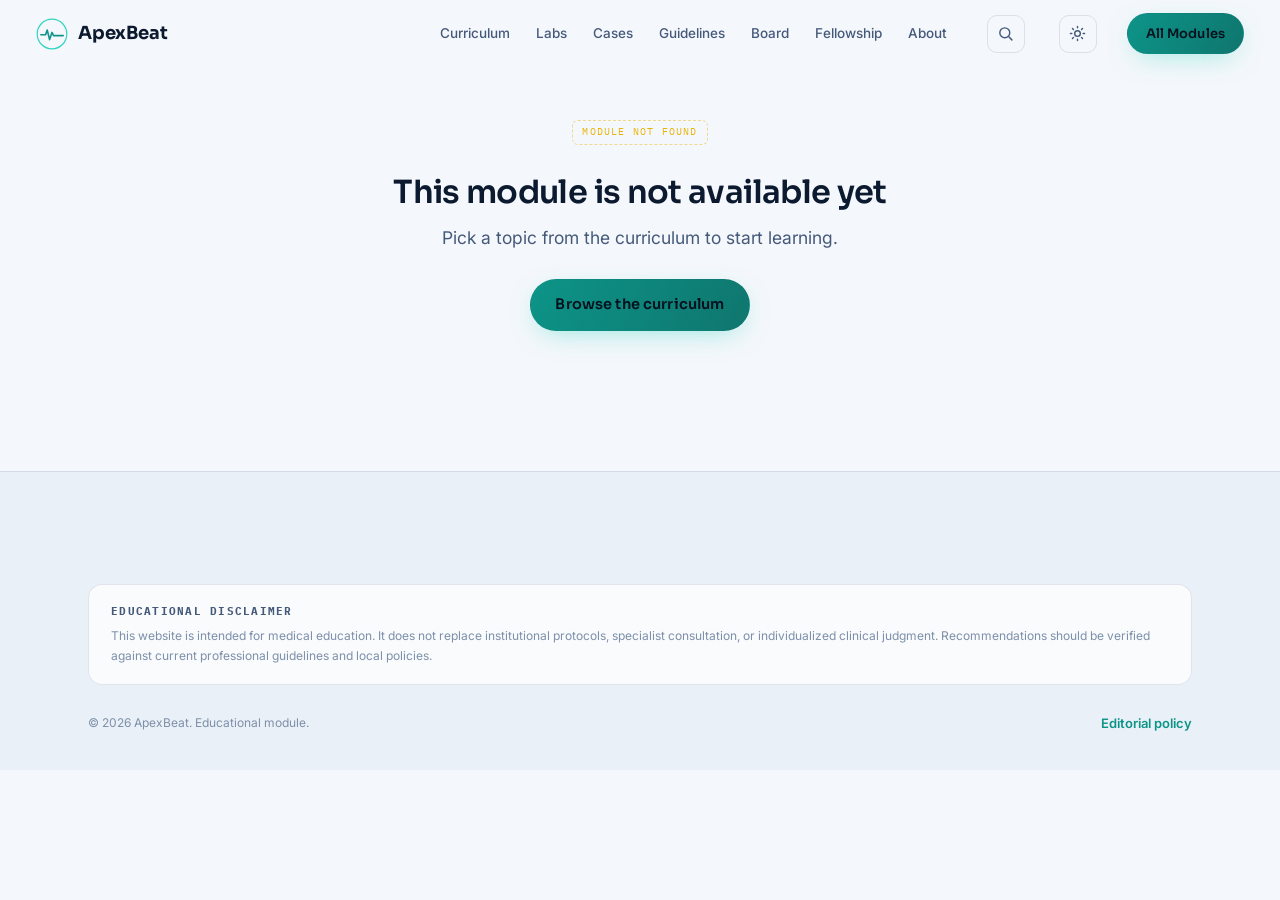
<file: modules/module.html>
<title>Module — {site}</title>
<meta charset="utf-8" />
<meta name="viewport" content="width=device-width, initial-scale=1" />
<meta name="description" content="A fellowship-level cardiology teaching module on ApexBeat. Educational sample content." />
<link rel="preconnect" href="https://fonts.googleapis.com" />
<link rel="preconnect" href="https://fonts.gstatic.com" crossorigin />
<link href="https://fonts.googleapis.com/css2?family=Sora:wght@400;500;600;700&family=Inter:wght@400;500;600&family=IBM+Plex+Mono:wght@400;500;600&display=swap" rel="stylesheet" />
<link rel="stylesheet" href="../css/main.css?v=18" />
<html lang="en" class="no-js" data-theme="light"></html>

<a href="#moduleRoot" class="skip-link">Skip to content</a>

<nav class="nav" aria-label="Primary">
  <div class="nav-inner">
    <a href="../index.html" class="logo" aria-label="ApexBeat home">
      <svg class="logo-mark" viewBox="0 0 40 40" fill="none" aria-hidden="true">
        <circle cx="20" cy="20" r="18.5" stroke="url(#lg)" stroke-width="1.5"/>
        <path d="M6 21h6l2-6 3 12 3-9 2 4h12" stroke="var(--teal)" stroke-width="2" stroke-linecap="round" stroke-linejoin="round"/>
        <defs><linearGradient id="lg" x1="0" y1="0" x2="40" y2="40"><stop stop-color="#2dd4bf"/><stop offset="1" stop-color="#7c9bff"/></linearGradient></defs>
      </svg>
      <span data-site-name>ApexBeat</span>
    </a>
    <div class="nav-links">
      <a href="../index.html#curriculum">Curriculum</a>
      <a href="../index.html#labs">Labs</a>
      <a href="../index.html#cases">Cases</a>
      <a href="../index.html#guidelines">Guidelines</a>
      <a href="../index.html#board">Board</a>
      <a href="../index.html#fellowship">Fellowship</a>
      <a href="../index.html#about">About</a>
    </div>
    <button class="icon-btn" data-theme-toggle aria-label="Toggle theme" title="Toggle theme" style="margin-left:14px">
      <svg viewBox="0 0 24 24" fill="none" stroke="currentColor" stroke-width="2" stroke-linecap="round"><circle cx="12" cy="12" r="4"/><path d="M12 2v2M12 20v2M4.9 4.9l1.4 1.4M17.7 17.7l1.4 1.4M2 12h2M20 12h2M4.9 19.1l1.4-1.4M17.7 6.3l1.4-1.4"/></svg>
    </button>
    <a href="../index.html#curriculum" class="btn btn-primary btn-sm nav-cta" style="margin-left:10px">All Modules</a>
    <button class="icon-btn nav-burger" aria-label="Open menu" aria-expanded="false">
      <svg viewBox="0 0 24 24" fill="none" stroke="currentColor" stroke-width="2" stroke-linecap="round"><path d="M4 7h16M4 12h16M4 17h16"/></svg>
    </button>
  </div>
</nav>
<div class="mobile-menu">
  <a href="../index.html#curriculum">Curriculum</a>
  <a href="../index.html#labs">Labs</a>
  <a href="../index.html#cases">Cases</a>
  <a href="../index.html#guidelines">Guidelines</a>
  <a href="../index.html#fellowship">Fellowship</a>
  <a href="../index.html#about">About</a>
</div>

<main id="moduleRoot"><!-- rendered by module-render.js --></main>

<footer>
  <div class="wrap">
    <div class="foot-disclaimer">
      <b>Educational disclaimer</b>
      This website is intended for medical education. It does not replace institutional protocols, specialist consultation, or individualized clinical judgment. Recommendations should be verified against current professional guidelines and local policies.
    </div>
    <div class="foot-base">
      <span>© <span data-site-year>2026</span> <span data-site-name>ApexBeat</span>. Educational module.</span>
      <a href="../pages/policies.html" class="topic-link">Editorial policy</a>
    </div>
  </div>
</footer>

<script src="../js/config.js?v=18"></script>
<script src="../js/modules-data.js?v=18"></script>
<script src="../js/module-render.js?v=18"></script>
<script src="../js/search.js?v=18"></script>
<script src="../js/app.js?v=18"></script>
</file>
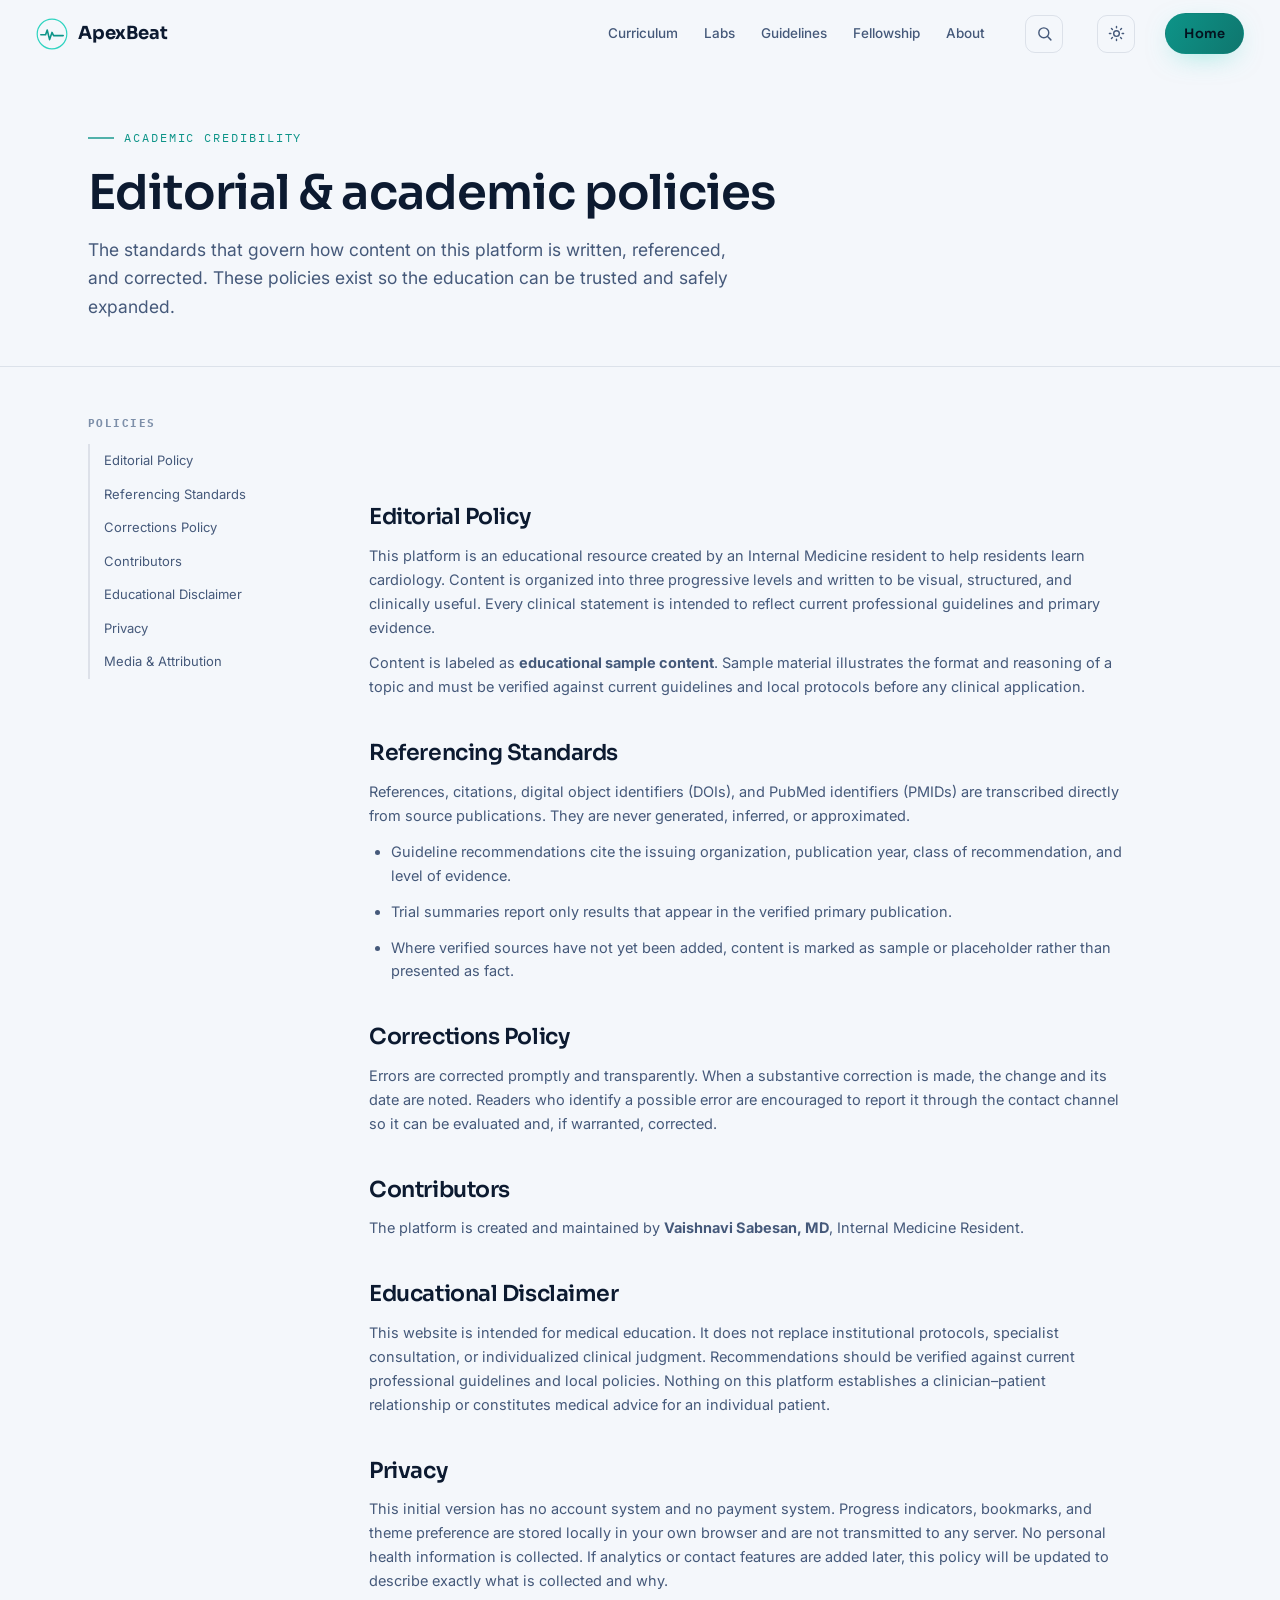
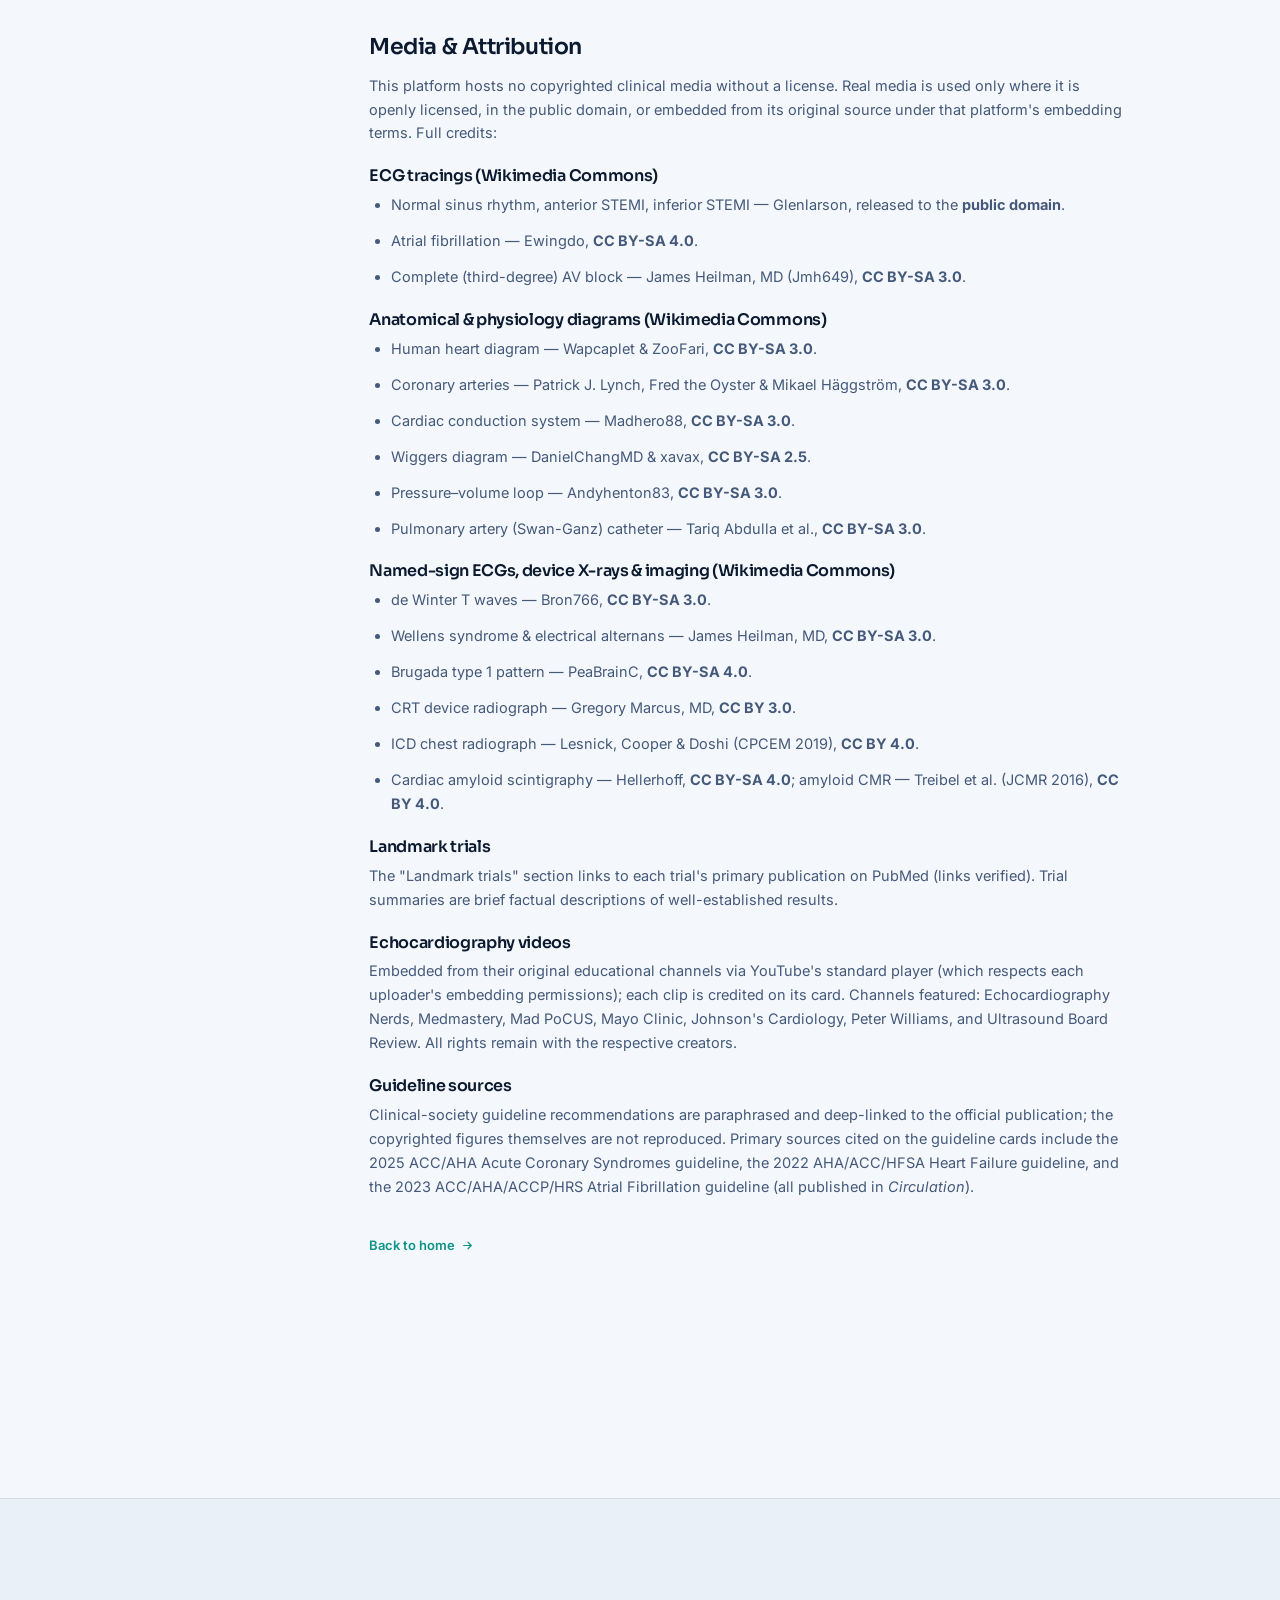
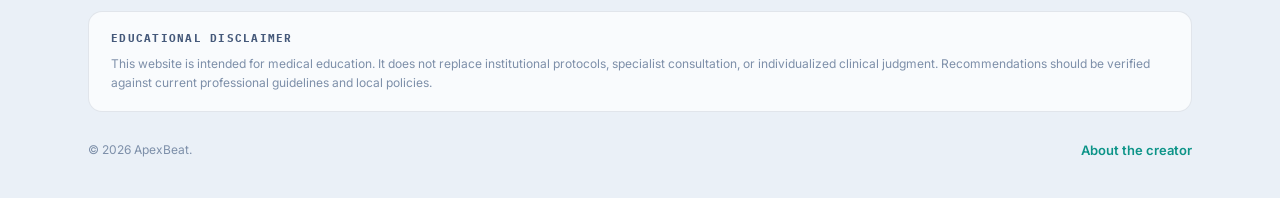
<file: pages/policies.html>
<title>Editorial &amp; Academic Policies — {site}</title>
<meta charset="utf-8" />
<meta name="viewport" content="width=device-width, initial-scale=1" />
<meta name="description" content="Editorial policy, referencing standards, corrections policy, contributors, educational disclaimer, and privacy for ApexBeat." />
<link rel="preconnect" href="https://fonts.googleapis.com" />
<link rel="preconnect" href="https://fonts.gstatic.com" crossorigin />
<link href="https://fonts.googleapis.com/css2?family=Sora:wght@400;500;600;700&family=Inter:wght@400;500;600&family=IBM+Plex+Mono:wght@400;500;600&display=swap" rel="stylesheet" />
<link rel="stylesheet" href="../css/main.css?v=18" />
<html lang="en" class="no-js" data-theme="light"></html>

<a href="#editorial" class="skip-link">Skip to content</a>

<nav class="nav" aria-label="Primary">
  <div class="nav-inner">
    <a href="../index.html" class="logo" aria-label="ApexBeat home">
      <svg class="logo-mark" viewBox="0 0 40 40" fill="none" aria-hidden="true">
        <circle cx="20" cy="20" r="18.5" stroke="url(#lg)" stroke-width="1.5"/>
        <path d="M6 21h6l2-6 3 12 3-9 2 4h12" stroke="var(--teal)" stroke-width="2" stroke-linecap="round" stroke-linejoin="round"/>
        <defs><linearGradient id="lg" x1="0" y1="0" x2="40" y2="40"><stop stop-color="#2dd4bf"/><stop offset="1" stop-color="#7c9bff"/></linearGradient></defs>
      </svg>
      <span data-site-name>ApexBeat</span>
    </a>
    <div class="nav-links">
      <a href="../index.html#curriculum">Curriculum</a>
      <a href="../index.html#labs">Labs</a>
      <a href="../index.html#guidelines">Guidelines</a>
      <a href="../index.html#fellowship">Fellowship</a>
      <a href="../index.html#about">About</a>
    </div>
    <button class="icon-btn" data-theme-toggle aria-label="Toggle theme" title="Toggle theme" style="margin-left:14px">
      <svg viewBox="0 0 24 24" fill="none" stroke="currentColor" stroke-width="2" stroke-linecap="round"><circle cx="12" cy="12" r="4"/><path d="M12 2v2M12 20v2M4.9 4.9l1.4 1.4M17.7 17.7l1.4 1.4M2 12h2M20 12h2M4.9 19.1l1.4-1.4M17.7 6.3l1.4-1.4"/></svg>
    </button>
    <a href="../index.html" class="btn btn-primary btn-sm nav-cta" style="margin-left:10px">Home</a>
    <button class="icon-btn nav-burger" aria-label="Open menu" aria-expanded="false">
      <svg viewBox="0 0 24 24" fill="none" stroke="currentColor" stroke-width="2" stroke-linecap="round"><path d="M4 7h16M4 12h16M4 17h16"/></svg>
    </button>
  </div>
</nav>
<div class="mobile-menu">
  <a href="../index.html#curriculum">Curriculum</a>
  <a href="../index.html#labs">Labs</a>
  <a href="../index.html#guidelines">Guidelines</a>
  <a href="../index.html#about">About</a>
</div>

<header class="policy-hero">
  <div class="wrap">
    <span class="kicker">Academic Credibility</span>
    <h1 class="section-title">Editorial &amp; academic policies</h1>
    <p class="section-lede">The standards that govern how content on this platform is written, referenced, and corrected. These policies exist so the education can be trusted and safely expanded.</p>
  </div>
</header>

<div class="wrap">
  <div class="module-layout">
    <aside class="module-toc">
      <h5>Policies</h5>
      <a href="#editorial">Editorial Policy</a>
      <a href="#referencing">Referencing Standards</a>
      <a href="#corrections">Corrections Policy</a>
      <a href="#contributors">Contributors</a>
      <a href="#disclaimer">Educational Disclaimer</a>
      <a href="#privacy">Privacy</a>
      <a href="#credits">Media & Attribution</a>
    </aside>

    <div class="policy-body">
      <h2 id="editorial">Editorial Policy</h2>
      <p>This platform is an educational resource created by an Internal Medicine resident to help residents learn cardiology. Content is organized into three progressive levels and written to be visual, structured, and clinically useful. Every clinical statement is intended to reflect current professional guidelines and primary evidence.</p>
      <p>Content is labeled as <strong>educational sample content</strong>. Sample material illustrates the format and reasoning of a topic and must be verified against current guidelines and local protocols before any clinical application.</p>

      <h2 id="referencing">Referencing Standards</h2>
      <p>References, citations, digital object identifiers (DOIs), and PubMed identifiers (PMIDs) are transcribed directly from source publications. They are never generated, inferred, or approximated.</p>
      <ul>
        <li>Guideline recommendations cite the issuing organization, publication year, class of recommendation, and level of evidence.</li>
        <li>Trial summaries report only results that appear in the verified primary publication.</li>
        <li>Where verified sources have not yet been added, content is marked as sample or placeholder rather than presented as fact.</li>
      </ul>

      <h2 id="corrections">Corrections Policy</h2>
      <p>Errors are corrected promptly and transparently. When a substantive correction is made, the change and its date are noted. Readers who identify a possible error are encouraged to report it through the contact channel so it can be evaluated and, if warranted, corrected.</p>

      <h2 id="contributors">Contributors</h2>
      <p>The platform is created and maintained by <strong><span data-creator>Vaishnavi Sabesan, MD</span></strong>, Internal Medicine Resident.</p>

      <h2 id="disclaimer">Educational Disclaimer</h2>
      <p>This website is intended for medical education. It does not replace institutional protocols, specialist consultation, or individualized clinical judgment. Recommendations should be verified against current professional guidelines and local policies. Nothing on this platform establishes a clinician–patient relationship or constitutes medical advice for an individual patient.</p>

      <h2 id="privacy">Privacy</h2>
      <p>This initial version has no account system and no payment system. Progress indicators, bookmarks, and theme preference are stored locally in your own browser and are not transmitted to any server. No personal health information is collected. If analytics or contact features are added later, this policy will be updated to describe exactly what is collected and why.</p>

      <h2 id="credits">Media &amp; Attribution</h2>
      <p>This platform hosts no copyrighted clinical media without a license. Real media is used only where it is openly licensed, in the public domain, or embedded from its original source under that platform's embedding terms. Full credits:</p>

      <h3 style="font-size:16px;color:var(--text);margin:22px 0 8px">ECG tracings (Wikimedia Commons)</h3>
      <ul>
        <li>Normal sinus rhythm, anterior STEMI, inferior STEMI — Glenlarson, released to the <strong>public domain</strong>.</li>
        <li>Atrial fibrillation — Ewingdo, <strong>CC BY-SA 4.0</strong>.</li>
        <li>Complete (third-degree) AV block — James Heilman, MD (Jmh649), <strong>CC BY-SA 3.0</strong>.</li>
      </ul>

      <h3 style="font-size:16px;color:var(--text);margin:22px 0 8px">Anatomical &amp; physiology diagrams (Wikimedia Commons)</h3>
      <ul>
        <li>Human heart diagram — Wapcaplet &amp; ZooFari, <strong>CC BY-SA 3.0</strong>.</li>
        <li>Coronary arteries — Patrick J. Lynch, Fred the Oyster &amp; Mikael Häggström, <strong>CC BY-SA 3.0</strong>.</li>
        <li>Cardiac conduction system — Madhero88, <strong>CC BY-SA 3.0</strong>.</li>
        <li>Wiggers diagram — DanielChangMD &amp; xavax, <strong>CC BY-SA 2.5</strong>.</li>
        <li>Pressure–volume loop — Andyhenton83, <strong>CC BY-SA 3.0</strong>.</li>
        <li>Pulmonary artery (Swan-Ganz) catheter — Tariq Abdulla et al., <strong>CC BY-SA 3.0</strong>.</li>
      </ul>

      <h3 style="font-size:16px;color:var(--text);margin:22px 0 8px">Named-sign ECGs, device X-rays &amp; imaging (Wikimedia Commons)</h3>
      <ul>
        <li>de Winter T waves — Bron766, <strong>CC BY-SA 3.0</strong>.</li>
        <li>Wellens syndrome &amp; electrical alternans — James Heilman, MD, <strong>CC BY-SA 3.0</strong>.</li>
        <li>Brugada type 1 pattern — PeaBrainC, <strong>CC BY-SA 4.0</strong>.</li>
        <li>CRT device radiograph — Gregory Marcus, MD, <strong>CC BY 3.0</strong>.</li>
        <li>ICD chest radiograph — Lesnick, Cooper &amp; Doshi (CPCEM 2019), <strong>CC BY 4.0</strong>.</li>
        <li>Cardiac amyloid scintigraphy — Hellerhoff, <strong>CC BY-SA 4.0</strong>; amyloid CMR — Treibel et al. (JCMR 2016), <strong>CC BY 4.0</strong>.</li>
      </ul>

      <h3 style="font-size:16px;color:var(--text);margin:22px 0 8px">Landmark trials</h3>
      <p>The "Landmark trials" section links to each trial's primary publication on PubMed (links verified). Trial summaries are brief factual descriptions of well-established results.</p>

      <h3 style="font-size:16px;color:var(--text);margin:22px 0 8px">Echocardiography videos</h3>
      <p>Embedded from their original educational channels via YouTube's standard player (which respects each uploader's embedding permissions); each clip is credited on its card. Channels featured: Echocardiography Nerds, Medmastery, Mad PoCUS, Mayo Clinic, Johnson's Cardiology, Peter Williams, and Ultrasound Board Review. All rights remain with the respective creators.</p>

      <h3 style="font-size:16px;color:var(--text);margin:22px 0 8px">Guideline sources</h3>
      <p>Clinical-society guideline recommendations are paraphrased and deep-linked to the official publication; the copyrighted figures themselves are not reproduced. Primary sources cited on the guideline cards include the 2025 ACC/AHA Acute Coronary Syndromes guideline, the 2022 AHA/ACC/HFSA Heart Failure guideline, and the 2023 ACC/AHA/ACCP/HRS Atrial Fibrillation guideline (all published in <em>Circulation</em>).</p>

      <p style="margin-top:36px"><a href="../index.html" class="topic-link">Back to home
        <svg viewBox="0 0 24 24" fill="none" stroke="currentColor" stroke-width="2.2" stroke-linecap="round" style="width:13px;height:13px"><path d="M5 12h14M13 6l6 6-6 6"/></svg></a></p>
    </div>
  </div>
</div>

<footer>
  <div class="wrap">
    <div class="foot-disclaimer">
      <b>Educational disclaimer</b>
      This website is intended for medical education. It does not replace institutional protocols, specialist consultation, or individualized clinical judgment. Recommendations should be verified against current professional guidelines and local policies.
    </div>
    <div class="foot-base">
      <span>© <span data-site-year>2026</span> <span data-site-name>ApexBeat</span>.</span>
      <a href="../index.html#about" class="topic-link">About the creator</a>
    </div>
  </div>
</footer>

<script src="../js/config.js?v=18"></script>
<script src="../js/search.js?v=18"></script>
<script src="../js/app.js?v=18"></script>
<script>document.querySelectorAll("[data-creator]").forEach((e)=>(e.textContent=window.SITE.creator));</script>
</file>
<file: css/main.css>
/* ============================================================
   ApexBeat — design system
   Deep navy / midnight blue / white / cool gray / teal
   Controlled red reserved for anatomy, ECG findings, urgency
   ============================================================ */

:root {
  --bg: #060c19;
  --bg-2: #0a1428;
  --surface: #0e1b33;
  --surface-2: #13234527;
  --surface-solid: #122240;
  --line: rgba(148, 163, 184, 0.14);
  --line-strong: rgba(148, 163, 184, 0.28);
  --text: #e9eff8;
  --muted: #93a6c2;
  --faint: #64748b;
  --teal: #2dd4bf;
  --teal-deep: #14b8a6;
  --teal-glow: rgba(45, 212, 191, 0.16);
  --blue: #7c9bff;
  --red: #e5484d;
  --red-soft: rgba(229, 72, 77, 0.14);
  --amber: #eab308;
  --l1: #2dd4bf;
  --l2: #7c9bff;
  --l3: #e5748b;
  --radius: 18px;
  --radius-lg: 26px;
  --font-display: "Sora", "Inter", sans-serif;
  --font-body: "Inter", -apple-system, sans-serif;
  --font-mono: "IBM Plex Mono", ui-monospace, monospace;
  --nav-h: 68px;
  --shadow-lg: 0 24px 60px -24px rgba(2, 8, 20, 0.7);
  --ease-out: cubic-bezier(0.16, 1, 0.3, 1);
}

[data-theme="light"] {
  --bg: #f4f7fb;
  --bg-2: #eaf0f7;
  --surface: #ffffff;
  --surface-2: #ffffffb8;
  --surface-solid: #ffffff;
  --line: rgba(15, 40, 80, 0.1);
  --line-strong: rgba(15, 40, 80, 0.2);
  --text: #0c1a30;
  --muted: #45597a;
  --faint: #7d8fa9;
  --teal: #0d9488;
  --teal-deep: #0f766e;
  --teal-glow: rgba(13, 148, 136, 0.12);
  --blue: #3b5bdb;
  --red: #cf3a44;
  --red-soft: rgba(207, 58, 68, 0.1);
  --l1: #0d9488;
  --l2: #3b5bdb;
  --l3: #c2455f;
  --shadow-lg: 0 24px 50px -28px rgba(20, 45, 90, 0.35);
}

* { box-sizing: border-box; margin: 0; padding: 0; }

/* scroll-padding keeps native hash jumps (cross-page loads) clear of the fixed nav.
   In-page smooth scrolling is handled in JS (app.js) because the browser's native
   scroll-behavior:smooth overshoots on this long, dynamic page. */
html { scroll-padding-top: calc(var(--nav-h) + 14px); }

body {
  background: var(--bg);
  color: var(--text);
  font-family: var(--font-body);
  font-size: 16px;
  line-height: 1.65;
  -webkit-font-smoothing: antialiased;
}
/* NOTE: do not put overflow-x: clip/hidden on body, html, or #main —
   any clip ancestor around the in-page anchor targets breaks smooth
   anchor navigation. Full-bleed decorations are clipped by their own
   section instead (e.g. .hero { overflow: clip }). */

::selection { background: var(--teal); color: #04121f; }

img, svg, canvas { max-width: 100%; display: block; }
a { color: inherit; text-decoration: none; }
button { font: inherit; color: inherit; background: none; border: 0; cursor: pointer; }

h1, h2, h3, h4 { font-family: var(--font-display); line-height: 1.12; letter-spacing: -0.02em; font-weight: 600; }

.wrap { max-width: 1200px; margin: 0 auto; padding: 0 clamp(20px, 4vw, 48px); }

.section { padding: clamp(72px, 9vw, 130px) 0; position: relative; }
.section-tight { padding: clamp(48px, 6vw, 84px) 0; }

.kicker {
  display: inline-flex; align-items: center; gap: 10px;
  font-family: var(--font-mono); font-size: 12px; letter-spacing: 0.16em;
  text-transform: uppercase; color: var(--teal); margin-bottom: 18px;
}
.kicker::before { content: ""; width: 26px; height: 1.5px; background: var(--teal); opacity: 0.7; }

.section-title { font-size: clamp(30px, 4.2vw, 48px); max-width: 720px; }
.section-lede { color: var(--muted); max-width: 640px; margin-top: 16px; font-size: clamp(15px, 1.4vw, 17.5px); }

/* ---------- buttons ---------- */
.btn {
  display: inline-flex; align-items: center; gap: 9px;
  padding: 13px 24px; border-radius: 999px;
  font-family: var(--font-display); font-weight: 600; font-size: 14.5px;
  letter-spacing: 0.01em; transition: transform 0.25s var(--ease-out), box-shadow 0.25s, background 0.25s, border-color 0.25s;
  border: 1px solid transparent; white-space: nowrap;
}
.btn svg { width: 15px; height: 15px; transition: transform 0.25s var(--ease-out); }
.btn:hover svg { transform: translateX(3px); }
.btn-primary {
  background: linear-gradient(120deg, var(--teal), var(--teal-deep));
  color: #04121f;
  box-shadow: 0 8px 28px -10px rgba(45, 212, 191, 0.55);
}
.btn-primary:hover { transform: translateY(-2px); box-shadow: 0 14px 34px -10px rgba(45, 212, 191, 0.65); }
.btn-ghost { border-color: var(--line-strong); color: var(--text); background: transparent; }
.btn-ghost:hover { border-color: var(--teal); background: var(--teal-glow); transform: translateY(-2px); }
.btn-sm { padding: 9px 18px; font-size: 13px; }

/* ---------- chips & badges ---------- */
.chip {
  display: inline-flex; align-items: center; gap: 7px;
  padding: 6px 13px; border-radius: 999px; border: 1px solid var(--line);
  background: var(--surface-2); backdrop-filter: blur(8px);
  font-size: 12.5px; color: var(--muted); font-weight: 500;
}
.chip svg { width: 13px; height: 13px; color: var(--teal); }

.level-badge {
  display: inline-flex; align-items: center; gap: 6px;
  font-family: var(--font-mono); font-size: 10.5px; letter-spacing: 0.1em;
  text-transform: uppercase; padding: 4px 10px; border-radius: 6px; font-weight: 600;
}
.level-badge::before { content: ""; width: 6px; height: 6px; border-radius: 50%; background: currentColor; }
.level-1 { color: var(--l1); background: color-mix(in srgb, var(--l1) 12%, transparent); }
.level-2 { color: var(--l2); background: color-mix(in srgb, var(--l2) 12%, transparent); }
.level-3 { color: var(--l3); background: color-mix(in srgb, var(--l3) 12%, transparent); }

.cor-chip {
  font-family: var(--font-mono); font-size: 10.5px; font-weight: 700;
  padding: 3px 9px; border-radius: 5px; letter-spacing: 0.05em; white-space: nowrap;
}
.cor-1   { background: rgba(34, 197, 94, 0.16); color: #4ade80; }
.cor-2a  { background: rgba(234, 179, 8, 0.15); color: #facc15; }
.cor-2b  { background: rgba(249, 115, 22, 0.15); color: #fb923c; }
.cor-3   { background: var(--red-soft); color: var(--red); }
.loe     { background: rgba(124, 155, 255, 0.14); color: var(--blue); }
[data-theme="light"] .cor-1 { color: #15803d; }
[data-theme="light"] .cor-2a { color: #a16207; }
[data-theme="light"] .cor-2b { color: #c2410c; }

.sample-tag {
  display: inline-flex; align-items: center; gap: 6px;
  font-family: var(--font-mono); font-size: 10px; letter-spacing: 0.12em; text-transform: uppercase;
  color: var(--amber); border: 1px dashed color-mix(in srgb, var(--amber) 45%, transparent);
  padding: 3px 9px; border-radius: 6px;
}

/* ---------- nav ---------- */
.nav {
  position: fixed; top: 0; left: 0; right: 0; z-index: 100;
  height: var(--nav-h);
  transition: background 0.35s, border-color 0.35s, backdrop-filter 0.35s;
  border-bottom: 1px solid transparent;
}
.nav.scrolled {
  background: color-mix(in srgb, var(--bg) 82%, transparent);
  backdrop-filter: blur(16px);
  border-bottom-color: var(--line);
}
.nav-inner { max-width: 1320px; margin: 0 auto; height: 100%; padding: 0 clamp(18px, 3vw, 36px); display: flex; align-items: center; gap: 20px; }
.logo { display: flex; align-items: center; gap: 10px; font-family: var(--font-display); font-weight: 700; font-size: 18px; letter-spacing: -0.01em; }
.logo-mark { width: 32px; height: 32px; flex: none; }
.nav-links { display: flex; align-items: center; gap: 2px; margin-left: auto; }
.nav-links a {
  padding: 8px 12px; font-size: 13.5px; color: var(--muted); border-radius: 8px;
  transition: color 0.2s, background 0.2s; font-weight: 500;
}
.nav-links a:hover, .nav-links a.active { color: var(--text); background: var(--surface-2); }
.nav-cta { margin-left: 8px; }
.icon-btn {
  width: 38px; height: 38px; border-radius: 10px; display: inline-flex;
  align-items: center; justify-content: center; color: var(--muted);
  border: 1px solid var(--line); transition: color 0.2s, border-color 0.2s;
}
.icon-btn:hover { color: var(--teal); border-color: var(--teal); }
.icon-btn svg { width: 17px; height: 17px; }
.nav-burger { display: none; }

.mobile-menu {
  position: fixed; inset: 0; z-index: 99; background: color-mix(in srgb, var(--bg) 96%, transparent);
  backdrop-filter: blur(20px); display: none; flex-direction: column;
  align-items: center; justify-content: center; gap: 6px; text-align: center;
}
.mobile-menu.open { display: flex; }
.mobile-menu a { font-family: var(--font-display); font-size: 22px; font-weight: 600; padding: 10px 24px; color: var(--muted); }
.mobile-menu a:hover { color: var(--teal); }

@media (max-width: 1080px) {
  .nav-links { display: none; }
  .nav-burger { display: inline-flex; margin-left: auto; }
  .nav-cta-wrap { margin-left: 0; }
}

/* ---------- hero ---------- */
.hero {
  min-height: 100svh; position: relative; display: flex; align-items: center;
  padding: calc(var(--nav-h) + 40px) 0 60px; overflow: clip;
}
#bg3d { position: absolute; inset: 0; z-index: 0; opacity: 0.3; pointer-events: none; }
.hero-grid-bg {
  position: absolute; inset: 0; z-index: 0; pointer-events: none;
  background-image:
    linear-gradient(var(--line) 1px, transparent 1px),
    linear-gradient(90deg, var(--line) 1px, transparent 1px);
  background-size: 56px 56px;
  mask-image: radial-gradient(ellipse 90% 70% at 50% 40%, black 0%, transparent 72%);
  opacity: 0.5;
}
.hero-glow {
  position: absolute; z-index: 0; pointer-events: none; border-radius: 50%;
  filter: blur(90px);
}
.hero-glow.g1 { width: 620px; height: 620px; right: -140px; top: 4%; background: radial-gradient(circle, rgba(45,212,191,0.14), transparent 65%); }
.hero-glow.g2 { width: 520px; height: 520px; left: -180px; bottom: -10%; background: radial-gradient(circle, rgba(124,155,255,0.1), transparent 65%); }

.hero-inner {
  position: relative; z-index: 2; display: grid;
  grid-template-columns: minmax(0, 1.05fr) minmax(0, 0.95fr);
  gap: clamp(32px, 5vw, 72px); align-items: center; width: 100%;
}
.hero-eyebrow {
  display: inline-flex; align-items: center; gap: 9px;
  font-family: var(--font-mono); font-size: 11.5px; letter-spacing: 0.14em;
  text-transform: uppercase; color: var(--teal);
  border: 1px solid color-mix(in srgb, var(--teal) 30%, transparent);
  background: var(--teal-glow); padding: 7px 14px; border-radius: 999px; margin-bottom: 26px;
}
.hero-eyebrow .pulse-dot { width: 7px; height: 7px; border-radius: 50%; background: var(--teal); animation: pulse-dot 2s infinite; }
@keyframes pulse-dot { 0%,100% { box-shadow: 0 0 0 0 rgba(45,212,191,0.5); } 50% { box-shadow: 0 0 0 6px rgba(45,212,191,0); } }

.hero h1 {
  font-size: clamp(38px, 5.4vw, 68px); font-weight: 700; letter-spacing: -0.03em; line-height: 1.05;
}
.hero h1 .accent {
  background: linear-gradient(100deg, var(--teal) 10%, #7ce3d3 45%, var(--blue) 95%);
  -webkit-background-clip: text; background-clip: text; -webkit-text-fill-color: transparent;
}
.hero-sub { color: var(--muted); font-size: clamp(15.5px, 1.5vw, 18px); max-width: 540px; margin-top: 22px; }
.hero-ctas { display: flex; gap: 14px; margin-top: 34px; flex-wrap: wrap; }
.hero-cred { display: flex; gap: 10px; margin-top: 34px; flex-wrap: wrap; }

.hero-visual { position: relative; min-height: 480px; display: flex; align-items: center; justify-content: center; }
.heart-stage {
  position: relative; z-index: 2; width: min(100%, 440px); margin: 0 auto; padding: 24px 24px 16px;
  border-radius: var(--radius-lg); background: linear-gradient(160deg, #f6f9fd, #e6edf6);
  border: 1px solid var(--line-strong); box-shadow: var(--shadow-lg);
}
.heart-anatomy { width: 100%; height: auto; display: block; }
.heart-credit { font-family: var(--font-mono); font-size: 9.5px; color: #64748b; margin-top: 12px; text-align: center; letter-spacing: 0.02em; }
.ecg-strip { position: absolute; left: 50%; transform: translateX(-50%); bottom: -6px; width: 108%; height: 74px; pointer-events: none; }
.ecg-strip canvas { width: 100%; height: 100%; }

.anno {
  position: absolute; z-index: 5; display: flex; align-items: center; gap: 7px;
  font-family: var(--font-mono); font-size: 10.5px; letter-spacing: 0.08em; color: var(--muted);
  cursor: default; transition: color 0.2s;
}
.anno:hover { color: var(--teal); }
.anno .dot { width: 7px; height: 7px; border-radius: 50%; border: 1.5px solid var(--teal); background: var(--teal-glow); flex: none; }
.anno .tick { width: 22px; height: 1px; background: var(--line-strong); }
.anno[data-side="r"] { flex-direction: row-reverse; }
.anno .anno-tip {
  position: absolute; top: calc(100% + 8px); left: 0; width: 210px; z-index: 6;
  background: var(--surface-solid); border: 1px solid var(--line); border-radius: 10px;
  padding: 10px 12px; font-family: var(--font-body); font-size: 12px; letter-spacing: 0;
  color: var(--muted); line-height: 1.5; opacity: 0; transform: translateY(4px);
  transition: opacity 0.2s, transform 0.2s; pointer-events: none; box-shadow: var(--shadow-lg);
}
.anno[data-side="r"] .anno-tip { left: auto; right: 0; }
.anno:hover .anno-tip { opacity: 1; transform: translateY(0); }
.anno .anno-tip strong { color: var(--text); display: block; margin-bottom: 2px; font-weight: 600; }

@media (max-width: 960px) {
  .hero-inner { grid-template-columns: 1fr; }
  .hero-visual { min-height: 0; margin-top: 8px; }
  .heart-stage { width: min(100%, 420px); }
}

/* ---------- stats strip ---------- */
.stats-strip { border-top: 1px solid var(--line); border-bottom: 1px solid var(--line); background: var(--surface-2); backdrop-filter: blur(10px); }
.stats-inner { display: grid; grid-template-columns: repeat(4, 1fr); }
.stat { padding: 26px 18px; text-align: center; border-left: 1px solid var(--line); }
.stat:first-child { border-left: 0; }
.stat b { font-family: var(--font-display); font-size: clamp(22px, 2.6vw, 32px); font-weight: 700; display: block; }
.stat b em { font-style: normal; color: var(--teal); }
.stat span { font-size: 12.5px; color: var(--muted); font-family: var(--font-mono); letter-spacing: 0.06em; text-transform: uppercase; }
@media (max-width: 720px) {
  .stats-inner { grid-template-columns: repeat(2, 1fr); }
  .stat:nth-child(3) { border-left: 0; border-top: 1px solid var(--line); }
  .stat:nth-child(4) { border-top: 1px solid var(--line); }
}

/* ---------- learning pathway ---------- */
.pathway { display: grid; grid-template-columns: repeat(3, 1fr); gap: 22px; margin-top: 56px; position: relative; }
.pathway::before {
  content: ""; position: absolute; top: 34px; left: 12%; right: 12%; height: 2px; z-index: 0;
  background: linear-gradient(90deg, var(--l1), var(--l2), var(--l3)); opacity: 0.35;
}
.path-card {
  position: relative; z-index: 1; background: var(--surface); border: 1px solid var(--line);
  border-radius: var(--radius-lg); padding: 30px 26px; transition: transform 0.35s var(--ease-out), border-color 0.35s, box-shadow 0.35s;
}
.path-card:hover { transform: translateY(-6px); box-shadow: var(--shadow-lg); }
.path-card:nth-child(1):hover { border-color: color-mix(in srgb, var(--l1) 50%, transparent); }
.path-card:nth-child(2):hover { border-color: color-mix(in srgb, var(--l2) 50%, transparent); }
.path-card:nth-child(3):hover { border-color: color-mix(in srgb, var(--l3) 50%, transparent); }
.path-num {
  width: 68px; height: 68px; border-radius: 20px; display: flex; align-items: center; justify-content: center;
  font-family: var(--font-display); font-size: 24px; font-weight: 700; margin-bottom: 22px;
  border: 1px solid var(--line);
}
.path-card:nth-child(1) .path-num { color: var(--l1); background: color-mix(in srgb, var(--l1) 10%, transparent); }
.path-card:nth-child(2) .path-num { color: var(--l2); background: color-mix(in srgb, var(--l2) 10%, transparent); }
.path-card:nth-child(3) .path-num { color: var(--l3); background: color-mix(in srgb, var(--l3) 10%, transparent); }
.path-card h3 { font-size: 21px; margin-bottom: 8px; }
.path-card .path-for { font-size: 13px; color: var(--faint); font-family: var(--font-mono); margin-bottom: 14px; }
.path-card p { color: var(--muted); font-size: 14.5px; }
.path-meta { display: flex; gap: 16px; margin: 20px 0 22px; padding-top: 18px; border-top: 1px solid var(--line); }
.path-meta div b { display: block; font-family: var(--font-display); font-size: 18px; }
.path-meta div span { font-size: 11.5px; color: var(--faint); font-family: var(--font-mono); text-transform: uppercase; letter-spacing: 0.06em; }
@media (max-width: 880px) { .pathway { grid-template-columns: 1fr; } .pathway::before { display: none; } }

/* ---------- curriculum grid ---------- */
.curric-filters { display: flex; gap: 8px; margin-top: 34px; flex-wrap: wrap; }
.filter-btn {
  padding: 8px 16px; border-radius: 999px; border: 1px solid var(--line);
  font-size: 13px; color: var(--muted); font-weight: 500; transition: all 0.2s;
}
.filter-btn:hover { border-color: var(--teal); color: var(--text); }
.filter-btn.active { background: var(--teal); border-color: var(--teal); color: #04121f; font-weight: 600; }

.curric-grid { display: grid; grid-template-columns: repeat(auto-fill, minmax(255px, 1fr)); gap: 16px; margin-top: 30px; }
.topic-card {
  background: var(--surface); border: 1px solid var(--line); border-radius: var(--radius);
  padding: 22px; display: flex; flex-direction: column; gap: 12px; position: relative;
  transition: transform 0.3s var(--ease-out), border-color 0.3s, box-shadow 0.3s; overflow: clip;
}
.topic-card:hover { transform: translateY(-5px); border-color: color-mix(in srgb, var(--teal) 40%, var(--line)); box-shadow: var(--shadow-lg); }
.topic-card.hidden { display: none; }
.topic-icon { width: 46px; height: 46px; flex: none; color: var(--teal); }
.topic-icon.red { color: var(--red); }
.topic-icon.blue { color: var(--blue); }
.topic-card h4 { font-size: 16.5px; font-weight: 600; }
.topic-card p { font-size: 13px; color: var(--muted); flex: 1; }
.topic-meta { display: flex; align-items: center; gap: 12px; font-family: var(--font-mono); font-size: 11px; color: var(--faint); }
.topic-progress { height: 3px; border-radius: 3px; background: var(--line); overflow: hidden; }
.topic-progress i { display: block; height: 100%; border-radius: 3px; background: linear-gradient(90deg, var(--teal), var(--blue)); }
.topic-link { font-size: 13px; font-weight: 600; color: var(--teal); display: inline-flex; align-items: center; gap: 6px; }
.topic-link svg { width: 13px; height: 13px; transition: transform 0.2s; }
.topic-card:hover .topic-link svg { transform: translateX(3px); }

/* ---------- featured modules ---------- */
.featured-grid { display: grid; grid-template-columns: repeat(auto-fill, minmax(300px, 1fr)); gap: 18px; margin-top: 44px; }
.feat-card {
  border: 1px solid var(--line); border-radius: var(--radius-lg); overflow: clip;
  background: var(--surface); transition: transform 0.35s var(--ease-out), box-shadow 0.35s, border-color 0.35s;
  display: flex; flex-direction: column;
}
.feat-card:hover { transform: translateY(-6px); box-shadow: var(--shadow-lg); border-color: var(--line-strong); }
.feat-visual { height: 158px; position: relative; overflow: clip; background: linear-gradient(160deg, var(--bg-2), var(--surface-solid)); border-bottom: 1px solid var(--line); }
.feat-visual svg { position: absolute; inset: 0; width: 100%; height: 100%; }
.feat-body { padding: 20px 22px 22px; display: flex; flex-direction: column; gap: 9px; flex: 1; }
.feat-body h4 { font-size: 17px; }
.feat-body p { font-size: 13px; color: var(--muted); flex: 1; }
.feat-obj { font-size: 12px; color: var(--faint); font-family: var(--font-mono); display: flex; gap: 7px; align-items: baseline; }
.feat-obj::before { content: "◆"; color: var(--teal); font-size: 8px; }

/* ---------- clinical cases (sticky stack) ---------- */
.cases-stack { margin-top: 56px; display: flex; flex-direction: column; gap: 36px; }
.case-card-wrap { position: sticky; top: calc(var(--nav-h) + 22px); }
.case-card {
  background: linear-gradient(165deg, var(--surface-solid), var(--bg-2));
  border: 1px solid var(--line-strong); border-radius: var(--radius-lg);
  padding: clamp(24px, 3.4vw, 42px); box-shadow: var(--shadow-lg);
  transform-origin: center top;
}
.case-head { display: flex; align-items: center; gap: 16px; flex-wrap: wrap; margin-bottom: 22px; }
.case-num { font-family: var(--font-mono); font-size: 13px; color: var(--red); letter-spacing: 0.14em; }
.case-head h3 { font-size: clamp(21px, 2.4vw, 28px); margin-right: auto; }
.case-grid { display: grid; grid-template-columns: 1.15fr 0.85fr; gap: clamp(20px, 3vw, 40px); }
.case-presenting { color: var(--muted); font-size: 14.5px; }
.case-presenting strong { color: var(--text); }
.vitals { display: grid; grid-template-columns: repeat(auto-fit, minmax(88px, 1fr)); gap: 8px; margin-top: 18px; }
.vital { background: var(--surface-2); border: 1px solid var(--line); border-radius: 10px; padding: 9px 11px; }
.vital span { display: block; font-family: var(--font-mono); font-size: 10px; color: var(--faint); text-transform: uppercase; letter-spacing: 0.08em; }
.vital b { font-family: var(--font-mono); font-size: 15px; font-weight: 600; }
.vital.alert b { color: var(--red); }
.case-labs { margin-top: 14px; font-family: var(--font-mono); font-size: 12.5px; color: var(--muted); display: flex; flex-wrap: wrap; gap: 7px; }
.case-labs span { border: 1px solid var(--line); border-radius: 7px; padding: 4px 9px; }
.case-labs .crit { color: var(--red); border-color: color-mix(in srgb, var(--red) 40%, transparent); }
.case-side { display: flex; flex-direction: column; gap: 14px; }
.case-ecg { border: 1px solid var(--line); border-radius: 12px; background: var(--bg); padding: 10px; }
.case-ecg svg { width: 100%; height: 78px; }
.case-q {
  background: var(--teal-glow); border: 1px solid color-mix(in srgb, var(--teal) 30%, transparent);
  border-radius: 12px; padding: 14px 16px; font-size: 13.5px;
}
.case-q b { color: var(--teal); font-family: var(--font-mono); font-size: 11px; letter-spacing: 0.1em; display: block; margin-bottom: 5px; }
.case-foot { display: flex; align-items: center; gap: 14px; margin-top: 24px; flex-wrap: wrap; }
.case-foot .spacer { flex: 1; }
.case-meta-item { font-family: var(--font-mono); font-size: 11.5px; color: var(--faint); display: inline-flex; align-items: center; gap: 6px; }
.case-meta-item svg { width: 13px; height: 13px; }
@media (max-width: 880px) { .case-grid { grid-template-columns: 1fr; } }

/* ---------- labs (tabbed: ECG / Echo / Hemodynamics) ---------- */
.lab-tabs { display: flex; gap: 8px; margin-top: 40px; border-bottom: 1px solid var(--line); flex-wrap: wrap; }
.lab-tab {
  padding: 12px 22px; font-family: var(--font-display); font-weight: 600; font-size: 14.5px;
  color: var(--muted); border-bottom: 2px solid transparent; margin-bottom: -1px; transition: color 0.2s;
}
.lab-tab:hover { color: var(--text); }
.lab-tab.active { color: var(--teal); border-bottom-color: var(--teal); }
.lab-panel { display: none; padding-top: 36px; }
.lab-panel.active { display: block; }

.lab-layout { display: grid; grid-template-columns: 1.25fr 0.75fr; gap: 26px; align-items: start; }
@media (max-width: 920px) { .lab-layout { grid-template-columns: 1fr; } }

.lab-screen {
  background: #050b16; border: 1px solid var(--line-strong); border-radius: var(--radius-lg);
  padding: 18px; position: relative; overflow: clip;
}
[data-theme="light"] .lab-screen { background: #0b1526; }
.lab-screen .screen-head { display: flex; align-items: center; gap: 10px; margin-bottom: 12px; }
.lab-screen .screen-head span { font-family: var(--font-mono); font-size: 11px; color: #6b8cae; letter-spacing: 0.1em; }
.lab-screen .screen-head .rec { width: 8px; height: 8px; border-radius: 50%; background: var(--red); animation: pulse-dot 1.6s infinite; }
.lab-controls { display: flex; gap: 8px; margin-top: 14px; flex-wrap: wrap; }
.lab-ctrl {
  font-family: var(--font-mono); font-size: 11.5px; padding: 7px 13px; border-radius: 8px;
  border: 1px solid rgba(148,163,184,0.25); color: #9fb4cd; transition: all 0.2s;
}
.lab-ctrl:hover { border-color: var(--teal); color: var(--teal); }
.lab-ctrl.on { background: var(--teal); color: #04121f; border-color: var(--teal); font-weight: 600; }

.lab-info { display: flex; flex-direction: column; gap: 14px; }
.lab-info-card { background: var(--surface); border: 1px solid var(--line); border-radius: var(--radius); padding: 20px 22px; }
.lab-info-card h4 { font-size: 15.5px; margin-bottom: 8px; display: flex; align-items: center; gap: 8px; }
.lab-info-card p, .lab-info-card li { font-size: 13.5px; color: var(--muted); }
.lab-info-card ul { padding-left: 18px; display: flex; flex-direction: column; gap: 5px; }
.lab-reveal { display: none; }
.lab-reveal.shown { display: block; }
.pitfall { border-left: 3px solid var(--red); padding-left: 12px; margin-top: 10px; font-size: 13px; color: var(--muted); }
.pitfall b { color: var(--red); font-size: 12px; font-family: var(--font-mono); letter-spacing: 0.06em; }

.hemo-values { display: grid; grid-template-columns: repeat(2, 1fr); gap: 10px; margin-top: 12px; }
.hemo-val { background: var(--surface-2); border: 1px solid var(--line); border-radius: 10px; padding: 10px 12px; }
.hemo-val span { font-family: var(--font-mono); font-size: 10px; color: var(--faint); text-transform: uppercase; letter-spacing: 0.08em; display: block; }
.hemo-val b { font-family: var(--font-mono); font-size: 16px; color: var(--teal); }

/* real ECG photo panel */
.ecg-photo-wrap { margin: 0; background: #fff; border-radius: 12px; overflow: hidden; border: 1px solid var(--line); }
.ecg-photo { width: 100%; height: auto; display: block; cursor: zoom-in; background: #fff; }
.ecg-attrib { font-family: var(--font-mono); font-size: 10.5px; color: var(--faint); padding: 8px 12px; background: var(--surface-2); border-top: 1px solid var(--line); }
.ecg-zoom-btn { margin-left: auto; font-family: var(--font-mono); font-size: 10.5px; color: #9fb4cd; border: 1px solid rgba(148,163,184,0.25); border-radius: 6px; padding: 3px 9px; transition: all 0.2s; }
.ecg-zoom-btn:hover { border-color: var(--teal); color: var(--teal); }
.lab-ctrl.ext { text-decoration: none; margin-left: auto; }
.ecg-lightbox { position: fixed; inset: 0; z-index: 210; display: flex; align-items: center; justify-content: center; padding: 24px; background: rgba(2,6,15,0.9); backdrop-filter: blur(6px); opacity: 0; transition: opacity 0.18s; cursor: zoom-out; }
.ecg-lightbox[hidden] { display: none; }
.ecg-lightbox.open { opacity: 1; }
.ecg-lightbox img { max-width: 100%; max-height: 90vh; border-radius: 12px; background: #fff; box-shadow: var(--shadow-lg); }
.ecg-lightbox-close { position: fixed; top: 20px; right: 24px; width: 42px; height: 42px; border-radius: 50%; background: var(--surface-solid); color: var(--text); border: 1px solid var(--line-strong); font-size: 16px; }

/* real echo video grid */
.echo-video-grid { display: grid; grid-template-columns: repeat(auto-fill, minmax(300px, 1fr)); gap: 18px; }
.echo-vid { border: 1px solid var(--line); border-radius: var(--radius-lg); overflow: clip; background: var(--surface); transition: transform 0.3s var(--ease-out), border-color 0.3s, box-shadow 0.3s; display: flex; flex-direction: column; }
.echo-vid:hover { transform: translateY(-4px); border-color: var(--line-strong); box-shadow: var(--shadow-lg); }
.echo-frame { position: relative; aspect-ratio: 16 / 9; background: #000; }
.echo-frame iframe { position: absolute; inset: 0; width: 100%; height: 100%; border: 0; }
.echo-vid-body { padding: 16px 18px 18px; display: flex; flex-direction: column; gap: 8px; flex: 1; }
.echo-vid-body h4 { font-size: 16px; }
.echo-vid-body p { font-size: 13px; color: var(--muted); flex: 1; }
.echo-credit { font-family: var(--font-mono); font-size: 11px; color: var(--faint); }

/* case ECG image thumbnails */
.case-ecg-img { width: 100%; height: 78px; object-fit: cover; object-position: center; border-radius: 8px; display: block; background: #fff; }
.case-ecg-tag { display: block; font-family: var(--font-mono); font-size: 9.5px; color: var(--faint); margin-top: 5px; letter-spacing: 0.06em; }

/* ---------- guidelines ---------- */
.guide-toolbar { display: flex; gap: 12px; margin-top: 36px; flex-wrap: wrap; align-items: center; }
.guide-search {
  flex: 1; min-width: 240px; display: flex; align-items: center; gap: 10px;
  background: var(--surface); border: 1px solid var(--line); border-radius: 12px; padding: 11px 16px;
}
.guide-search svg { width: 16px; height: 16px; color: var(--faint); flex: none; }
.guide-search input { background: none; border: 0; outline: 0; color: var(--text); font: inherit; font-size: 14px; width: 100%; }
.guide-search input::placeholder { color: var(--faint); }
.guide-grid { display: grid; grid-template-columns: repeat(auto-fill, minmax(330px, 1fr)); gap: 18px; margin-top: 26px; }
.guide-card { background: var(--surface); border: 1px solid var(--line); border-radius: var(--radius-lg); padding: 24px; display: flex; flex-direction: column; gap: 14px; transition: transform 0.3s var(--ease-out), box-shadow 0.3s; }
.guide-card:hover { transform: translateY(-4px); box-shadow: var(--shadow-lg); }
.guide-card.hidden { display: none; }
.guide-org { display: flex; align-items: center; gap: 10px; font-family: var(--font-mono); font-size: 11px; color: var(--faint); letter-spacing: 0.06em; }
.guide-org .org-badge { background: var(--surface-2); border: 1px solid var(--line); padding: 3px 9px; border-radius: 6px; color: var(--muted); font-weight: 600; }
.guide-card h4 { font-size: 17px; line-height: 1.3; }
.guide-recs { display: flex; flex-direction: column; gap: 9px; }
.guide-rec { display: flex; gap: 10px; align-items: flex-start; font-size: 13px; color: var(--muted); }
.guide-rec .chips { display: flex; gap: 4px; flex: none; padding-top: 1px; }
.guide-legend { display: flex; gap: 8px; flex-wrap: wrap; margin-top: 22px; }
.guide-cite { font-family: var(--font-mono); font-size: 11px; line-height: 1.5; color: var(--faint); border-top: 1px solid var(--line); padding-top: 12px; margin-top: 2px; }

/* ---------- board review ---------- */
.board-layout { display: grid; grid-template-columns: 1.15fr 0.85fr; gap: 24px; margin-top: 44px; align-items: start; }
@media (max-width: 920px) { .board-layout { grid-template-columns: 1fr; } }
.qotd { background: var(--surface); border: 1px solid var(--line-strong); border-radius: var(--radius-lg); padding: clamp(22px, 3vw, 34px); }
.qotd-head { display: flex; align-items: center; gap: 12px; margin-bottom: 18px; flex-wrap: wrap; }
.qotd-head h3 { font-size: 19px; margin-right: auto; }
.qotd-stem { font-size: 14.5px; color: var(--muted); }
.qotd-stem strong { color: var(--text); }
.qotd-opts { display: flex; flex-direction: column; gap: 9px; margin-top: 20px; }
.qotd-opt {
  text-align: left; border: 1px solid var(--line); border-radius: 12px; padding: 13px 16px;
  font-size: 14px; color: var(--text); display: flex; gap: 12px; align-items: baseline;
  transition: border-color 0.2s, background 0.2s;
}
.qotd-opt:hover { border-color: var(--teal); background: var(--teal-glow); }
.qotd-opt .opt-key { font-family: var(--font-mono); font-size: 12px; color: var(--faint); font-weight: 600; flex: none; }
.qotd-opt.correct { border-color: #22c55e; background: rgba(34,197,94,0.1); }
.qotd-opt.wrong { border-color: var(--red); background: var(--red-soft); }
.qotd-expl { display: none; margin-top: 18px; border-top: 1px solid var(--line); padding-top: 16px; font-size: 13.5px; color: var(--muted); }
.qotd-expl.shown { display: block; }
.qotd-expl b { color: #22c55e; }
.board-side { display: flex; flex-direction: column; gap: 14px; }
.board-stat-card { background: var(--surface); border: 1px solid var(--line); border-radius: var(--radius); padding: 20px 22px; }
.board-stat-card h4 { font-size: 14px; color: var(--muted); font-weight: 500; margin-bottom: 14px; display: flex; justify-content: space-between; align-items: center; }
.board-stat-card h4 .sample-tag { font-size: 9px; }
.perf-row { display: flex; align-items: center; gap: 12px; margin-bottom: 10px; font-size: 12.5px; }
.perf-row span { width: 120px; flex: none; color: var(--muted); }
.perf-bar { flex: 1; height: 6px; border-radius: 6px; background: var(--line); overflow: hidden; }
.perf-bar i { display: block; height: 100%; border-radius: 6px; background: linear-gradient(90deg, var(--teal), var(--blue)); }
.perf-row b { font-family: var(--font-mono); font-size: 12px; width: 38px; text-align: right; }
.streak-days { display: flex; gap: 6px; }
.streak-day { flex: 1; aspect-ratio: 1; border-radius: 8px; background: var(--line); display: flex; align-items: center; justify-content: center; font-family: var(--font-mono); font-size: 10px; color: var(--faint); }
.streak-day.done { background: var(--teal-glow); border: 1px solid color-mix(in srgb, var(--teal) 45%, transparent); color: var(--teal); }

/* ---------- fellowship prep ---------- */
.prep-grid { display: grid; grid-template-columns: repeat(auto-fill, minmax(250px, 1fr)); gap: 16px; margin-top: 44px; }
.prep-card { background: var(--surface); border: 1px solid var(--line); border-radius: var(--radius); padding: 24px 22px; transition: transform 0.3s var(--ease-out), border-color 0.3s; }
.prep-card:hover { transform: translateY(-4px); border-color: color-mix(in srgb, var(--teal) 40%, var(--line)); }
.prep-card .prep-icon { width: 40px; height: 40px; color: var(--teal); margin-bottom: 16px; }
.prep-card h4 { font-size: 16px; margin-bottom: 7px; }
.prep-card p { font-size: 13px; color: var(--muted); }

/* ---------- research ---------- */
.study-card {
  background: var(--surface); border: 1px solid var(--line-strong); border-radius: var(--radius-lg);
  padding: clamp(24px, 3vw, 36px); margin-top: 44px;
}
.study-head { display: flex; gap: 14px; align-items: center; flex-wrap: wrap; margin-bottom: 20px; }
.study-head h3 { font-size: clamp(18px, 2vw, 23px); margin-right: auto; }
.picot { display: grid; grid-template-columns: repeat(auto-fit, minmax(160px, 1fr)); gap: 12px; }
.picot-cell { background: var(--surface-2); border: 1px solid var(--line); border-radius: 12px; padding: 14px 16px; }
.picot-cell span { font-family: var(--font-mono); font-size: 10px; letter-spacing: 0.12em; text-transform: uppercase; color: var(--teal); display: block; margin-bottom: 5px; }
.picot-cell p { font-size: 13px; color: var(--muted); }
.study-result { margin-top: 18px; display: grid; grid-template-columns: 1fr 1fr; gap: 12px; }
@media (max-width: 720px) { .study-result { grid-template-columns: 1fr; } }
.study-result .res { border-radius: 12px; padding: 16px 18px; font-size: 13.5px; }
.study-result .res.main { background: var(--teal-glow); border: 1px solid color-mix(in srgb, var(--teal) 30%, transparent); }
.study-result .res.lim { background: var(--surface-2); border: 1px solid var(--line); color: var(--muted); }
.study-result .res b { font-family: var(--font-mono); font-size: 11px; letter-spacing: 0.1em; display: block; margin-bottom: 6px; }
.study-result .res.main b { color: var(--teal); }
.study-cite { margin-top: 18px; font-size: 12px; color: var(--faint); font-family: var(--font-mono); border-top: 1px solid var(--line); padding-top: 14px; }

.trials-grid { display: grid; grid-template-columns: repeat(auto-fill, minmax(280px, 1fr)); gap: 16px; margin-top: 26px; }
.trial-card { display: flex; flex-direction: column; gap: 8px; background: var(--surface); border: 1px solid var(--line); border-radius: var(--radius); padding: 20px; text-decoration: none; transition: transform 0.3s var(--ease-out), border-color 0.3s, box-shadow 0.3s; }
.trial-card:hover { transform: translateY(-4px); border-color: color-mix(in srgb, var(--teal) 40%, var(--line)); box-shadow: var(--shadow-lg); }
.trial-card.hidden { display: none; }
.trial-head { display: flex; align-items: baseline; justify-content: space-between; gap: 10px; }
.trial-head b { font-family: var(--font-display); font-size: 16px; color: var(--text); }
.trial-head span { font-family: var(--font-mono); font-size: 10px; letter-spacing: 0.06em; text-transform: uppercase; color: var(--faint); }
.trial-q { font-size: 13px; color: var(--muted); }
.trial-r { font-size: 13.5px; color: var(--text); font-weight: 500; flex: 1; }
.trial-link { font-family: var(--font-mono); font-size: 11.5px; color: var(--teal); font-weight: 600; }

/* ---------- about ---------- */
.about-layout { display: grid; grid-template-columns: 0.9fr 1.1fr; gap: clamp(30px, 5vw, 70px); margin-top: 50px; align-items: start; }
@media (max-width: 880px) { .about-layout { grid-template-columns: 1fr; } }
.about-photo {
  aspect-ratio: 4/4.6; border-radius: var(--radius-lg); position: relative; overflow: clip;
  background: linear-gradient(160deg, var(--surface-solid), var(--bg-2)); border: 1px solid var(--line);
  display: flex; align-items: center; justify-content: center;
}
.about-photo svg { width: 46%; opacity: 0.85; }
.about-photo-img { width: 100%; height: 100%; object-fit: cover; display: block; }
.about-photo-fallback { flex-direction: column; align-items: center; justify-content: center; width: 100%; height: 100%; }
.about-photo .photo-note { position: absolute; bottom: 14px; left: 14px; right: 14px; text-align: center; font-family: var(--font-mono); font-size: 10.5px; color: var(--faint); }
.about-body h3 { font-size: clamp(22px, 2.6vw, 30px); }
.about-role { color: var(--teal); font-family: var(--font-mono); font-size: 13px; margin: 8px 0 20px; }
.about-body p { color: var(--muted); font-size: 15px; margin-bottom: 14px; }
.mission {
  border-left: 3px solid var(--teal); padding: 4px 0 4px 20px; margin: 24px 0;
  font-family: var(--font-display); font-size: 17px; font-weight: 500; line-height: 1.55; color: var(--text);
}
.about-tags { display: flex; gap: 8px; flex-wrap: wrap; margin-top: 20px; }

/* ---------- footer ---------- */
footer { border-top: 1px solid var(--line); background: var(--bg-2); padding: 64px 0 36px; margin-top: 40px; }
.foot-grid { display: grid; grid-template-columns: 1.4fr 1fr 1fr 1fr; gap: 36px; }
@media (max-width: 880px) { .foot-grid { grid-template-columns: 1fr 1fr; } }
@media (max-width: 560px) { .foot-grid { grid-template-columns: 1fr; } }
.foot-brand p { color: var(--muted); font-size: 13.5px; margin-top: 14px; max-width: 300px; }
.foot-col h5 { font-family: var(--font-mono); font-size: 11px; letter-spacing: 0.14em; text-transform: uppercase; color: var(--faint); margin-bottom: 16px; }
.foot-col a { display: block; font-size: 13.5px; color: var(--muted); padding: 4px 0; transition: color 0.2s; }
.foot-col a:hover { color: var(--teal); }
.foot-disclaimer {
  margin-top: 48px; padding: 18px 22px; border: 1px solid var(--line); border-radius: 14px;
  font-size: 12px; color: var(--faint); background: var(--surface-2);
}
.foot-disclaimer b { color: var(--muted); font-family: var(--font-mono); font-size: 10.5px; letter-spacing: 0.12em; text-transform: uppercase; display: block; margin-bottom: 6px; }
.foot-base { display: flex; justify-content: space-between; gap: 16px; margin-top: 28px; font-size: 12px; color: var(--faint); flex-wrap: wrap; }

/* ---------- module page ---------- */
.module-hero { padding: calc(var(--nav-h) + 56px) 0 40px; border-bottom: 1px solid var(--line); background: linear-gradient(180deg, var(--bg-2), var(--bg)); position: relative; overflow: clip; }
.breadcrumb { font-family: var(--font-mono); font-size: 11.5px; color: var(--faint); margin-bottom: 20px; display: flex; gap: 8px; align-items: center; }
.breadcrumb a:hover { color: var(--teal); }
.module-hero h1 { font-size: clamp(30px, 4.4vw, 52px); max-width: 820px; }
.module-meta-row { display: flex; gap: 12px; margin-top: 22px; flex-wrap: wrap; align-items: center; }

.depth-toggle { display: inline-flex; border: 1px solid var(--line-strong); border-radius: 999px; padding: 4px; gap: 2px; background: var(--surface); position: sticky; top: calc(var(--nav-h) + 14px); z-index: 50; }
.depth-btn { padding: 8px 18px; border-radius: 999px; font-size: 13px; font-weight: 600; color: var(--muted); transition: all 0.2s; white-space: nowrap; }
.depth-btn.active[data-depth="1"] { background: color-mix(in srgb, var(--l1) 18%, transparent); color: var(--l1); }
.depth-btn.active[data-depth="2"] { background: color-mix(in srgb, var(--l2) 18%, transparent); color: var(--l2); }
.depth-btn.active[data-depth="3"] { background: color-mix(in srgb, var(--l3) 18%, transparent); color: var(--l3); }

.module-layout { display: grid; grid-template-columns: 230px minmax(0, 1fr); gap: clamp(28px, 4vw, 60px); padding: 48px 0 90px; }
@media (max-width: 960px) { .module-layout { grid-template-columns: 1fr; } .module-toc { display: none; } }
.module-toc { position: sticky; top: calc(var(--nav-h) + 24px); align-self: start; }
.module-toc h5 { font-family: var(--font-mono); font-size: 10.5px; letter-spacing: 0.14em; text-transform: uppercase; color: var(--faint); margin-bottom: 12px; }
.module-toc a { display: block; font-size: 13px; color: var(--muted); padding: 6px 0 6px 14px; border-left: 2px solid var(--line); transition: all 0.2s; }
.module-toc a:hover, .module-toc a.active { color: var(--teal); border-left-color: var(--teal); }

.module-content { max-width: 760px; }
.module-content section { margin-bottom: 56px; scroll-margin-top: calc(var(--nav-h) + 90px); }
.module-content h2 { font-size: clamp(22px, 2.6vw, 30px); margin-bottom: 18px; display: flex; align-items: baseline; gap: 12px; }
.module-content h2 .sec-num { font-family: var(--font-mono); font-size: 13px; color: var(--teal); font-weight: 400; }
.module-content h3 { font-size: 18px; margin: 26px 0 10px; }
.module-content p { color: var(--muted); font-size: 15px; margin-bottom: 14px; }
.module-content p strong, .module-content li strong { color: var(--text); }
.module-content ul, .module-content ol { color: var(--muted); font-size: 14.5px; padding-left: 22px; margin-bottom: 14px; display: flex; flex-direction: column; gap: 7px; }

.callout { border-radius: 14px; padding: 18px 20px; margin: 20px 0; font-size: 14px; border: 1px solid; }
.callout b { font-family: var(--font-mono); font-size: 11px; letter-spacing: 0.12em; text-transform: uppercase; display: block; margin-bottom: 7px; }
.callout.pearl { background: var(--teal-glow); border-color: color-mix(in srgb, var(--teal) 30%, transparent); color: var(--text); }
.callout.pearl b { color: var(--teal); }
.callout.danger { background: var(--red-soft); border-color: color-mix(in srgb, var(--red) 35%, transparent); color: var(--text); }
.callout.danger b { color: var(--red); }
.callout.fellow { background: color-mix(in srgb, var(--l3) 8%, transparent); border-color: color-mix(in srgb, var(--l3) 30%, transparent); color: var(--muted); }
.callout.fellow b { color: var(--l3); }

[data-min-depth="2"], [data-min-depth="3"] { display: none; }
.depth-2 [data-min-depth="2"], .depth-3 [data-min-depth="2"], .depth-3 [data-min-depth="3"] { display: revert; }

.figure-panel { border: 1px solid var(--line); border-radius: var(--radius-lg); background: var(--surface); overflow: clip; margin: 24px 0; }
.figure-panel .fig-body { padding: 18px; background: #050b16; }
[data-theme="light"] .figure-panel .fig-body { background: #0b1526; }
.figure-panel figcaption { padding: 13px 18px; font-size: 12.5px; color: var(--faint); border-top: 1px solid var(--line); font-family: var(--font-mono); }

.algo { display: flex; flex-direction: column; gap: 0; align-items: stretch; margin: 24px 0; }
.algo-node { border: 1px solid var(--line-strong); background: var(--surface); border-radius: 12px; padding: 13px 18px; font-size: 13.5px; text-align: center; }
.algo-node.start { background: var(--teal-glow); border-color: color-mix(in srgb, var(--teal) 35%, transparent); font-weight: 600; }
.algo-node.urgent { background: var(--red-soft); border-color: color-mix(in srgb, var(--red) 40%, transparent); }
.algo-arrow { align-self: center; color: var(--faint); padding: 6px 0; line-height: 1; }
.algo-branch { display: grid; grid-template-columns: 1fr 1fr; gap: 14px; }
.algo-branch-label { font-family: var(--font-mono); font-size: 10.5px; color: var(--faint); text-align: center; text-transform: uppercase; letter-spacing: 0.1em; padding-bottom: 5px; }

.kc { border: 1px solid var(--line-strong); border-radius: var(--radius); padding: 22px; margin: 18px 0; background: var(--surface); }
.kc-q { font-size: 14.5px; color: var(--text); margin-bottom: 14px; }
.kc .qotd-opt { font-size: 13.5px; padding: 11px 14px; }

.ref-list { font-size: 13px; color: var(--faint); display: flex; flex-direction: column; gap: 10px; padding-left: 22px; }

/* module content blocks (data-driven) */
.table-wrap { margin: 20px 0; border: 1px solid var(--line); border-radius: 14px; overflow-x: auto; background: var(--surface); }
.table-wrap table { width: 100%; border-collapse: collapse; font-size: 13.5px; min-width: 460px; }
.table-wrap th, .table-wrap td { text-align: left; padding: 11px 14px; border-bottom: 1px solid var(--line); vertical-align: top; }
.table-wrap thead th { font-family: var(--font-mono); font-size: 11px; letter-spacing: 0.05em; text-transform: uppercase; color: var(--teal); background: var(--surface-2); position: sticky; top: 0; }
.table-wrap tbody tr:last-child td { border-bottom: 0; }
.table-wrap td { color: var(--muted); }
.table-wrap td:first-child { color: var(--text); font-weight: 500; }
.table-wrap figcaption { padding: 10px 14px; font-size: 12px; color: var(--faint); font-family: var(--font-mono); border-top: 1px solid var(--line); }

.deflist { margin: 20px 0; border-left: 2px solid var(--line-strong); padding-left: 0; display: flex; flex-direction: column; }
.deflist dt { font-family: var(--font-display); font-weight: 600; font-size: 15px; color: var(--text); padding: 2px 0 2px 18px; margin-left: -2px; border-left: 2px solid var(--teal); }
.deflist dd { margin: 4px 0 16px 18px; color: var(--muted); font-size: 14.5px; }
.deflist dd:last-child { margin-bottom: 0; }

ol.algo-steps { counter-reset: step; list-style: none; padding-left: 0; }
ol.algo-steps li { counter-increment: step; position: relative; padding-left: 42px; margin-bottom: 12px; color: var(--muted); font-size: 14.5px; }
.mod-figure { margin: 22px 0; border: 1px solid var(--line); border-radius: 14px; overflow: hidden; background: var(--surface); }
.mod-figure img { width: 100%; height: auto; display: block; background: #fff; }
.mod-figure figcaption { padding: 11px 14px; font-size: 12.5px; color: var(--faint); border-top: 1px solid var(--line); line-height: 1.5; }
.mod-figure .fig-credit { font-family: var(--font-mono); font-size: 11px; }
.mod-figure figcaption a, .linkout a { color: var(--teal); }
.linkout { display: flex; gap: 10px; align-items: baseline; margin: 14px 0; padding: 13px 16px; border: 1px solid var(--line); border-left: 3px solid var(--teal); border-radius: 10px; background: var(--teal-glow); text-decoration: none; }
.linkout b { font-family: var(--font-mono); font-size: 10.5px; letter-spacing: 0.1em; text-transform: uppercase; color: var(--teal); flex: none; }
.linkout span { font-size: 13.5px; color: var(--muted); }
a.linkout:hover { border-left-color: var(--blue); }

ol.algo-steps li::before {
  content: counter(step); position: absolute; left: 0; top: -2px;
  width: 27px; height: 27px; border-radius: 8px; display: flex; align-items: center; justify-content: center;
  font-family: var(--font-mono); font-size: 12.5px; font-weight: 600; color: var(--teal);
  background: var(--teal-glow); border: 1px solid color-mix(in srgb, var(--teal) 30%, transparent);
}

.review-status { display: flex; gap: 14px; flex-wrap: wrap; margin-top: 20px; }
.review-pill { display: inline-flex; align-items: center; gap: 8px; font-family: var(--font-mono); font-size: 11px; color: var(--muted); border: 1px solid var(--line); border-radius: 999px; padding: 7px 14px; }
.review-pill i { width: 7px; height: 7px; border-radius: 50%; background: var(--amber); }
.review-pill.ok i { background: #22c55e; }

/* ---------- policy pages ---------- */
.policy-hero { padding: calc(var(--nav-h) + 60px) 0 44px; border-bottom: 1px solid var(--line); }
.policy-body { max-width: 760px; padding: 48px 0 100px; }
.policy-body h2 { font-size: 22px; margin: 42px 0 14px; scroll-margin-top: 100px; }
.policy-body p, .policy-body li { color: var(--muted); font-size: 14.5px; margin-bottom: 12px; }
.policy-body ul { padding-left: 22px; }

/* ---------- reveal-on-scroll defaults ---------- */
.gs-reveal { opacity: 0; transform: translateY(34px); }
.no-motion .gs-reveal, .no-js .gs-reveal { opacity: 1; transform: none; }

/* ---------- global search ---------- */
.nav-search-btn { margin-left: auto; }
.nav-links + .nav-search-btn { margin-left: 8px; }
.search-overlay {
  position: fixed; inset: 0; z-index: 200; display: flex; align-items: flex-start; justify-content: center;
  padding: clamp(60px, 12vh, 140px) 20px 20px;
  background: color-mix(in srgb, var(--bg) 68%, transparent); backdrop-filter: blur(10px);
  opacity: 0; transition: opacity 0.18s var(--ease-out);
}
.search-overlay[hidden] { display: none; }
.search-overlay.open { opacity: 1; }
.search-box {
  width: min(620px, 100%); background: var(--surface-solid); border: 1px solid var(--line-strong);
  border-radius: var(--radius-lg); box-shadow: var(--shadow-lg); overflow: hidden;
  transform: translateY(-12px) scale(0.99); transition: transform 0.2s var(--ease-out);
}
.search-overlay.open .search-box { transform: none; }
.search-input-row { display: flex; align-items: center; gap: 12px; padding: 16px 18px; border-bottom: 1px solid var(--line); }
.search-input-row > svg { width: 18px; height: 18px; color: var(--faint); flex: none; }
.search-input-row input { flex: 1; background: none; border: 0; outline: 0; color: var(--text); font: inherit; font-size: 16px; }
.search-input-row input::placeholder { color: var(--faint); }
.search-input-row kbd {
  font-family: var(--font-mono); font-size: 10.5px; color: var(--muted); border: 1px solid var(--line-strong);
  border-radius: 6px; padding: 3px 7px; background: var(--surface-2);
}
.search-results { max-height: min(58vh, 460px); overflow-y: auto; padding: 8px; }
.search-result {
  display: flex; align-items: center; gap: 13px; padding: 12px 14px; border-radius: 12px;
  transition: background 0.12s; cursor: pointer;
}
.search-result.active { background: var(--teal-glow); }
.sr-dot { width: 8px; height: 8px; border-radius: 50%; background: var(--faint); flex: none; }
.sr-dot.l1 { background: var(--l1); } .sr-dot.l2 { background: var(--l2); } .sr-dot.l3 { background: var(--l3); }
.sr-main { flex: 1; min-width: 0; display: flex; flex-direction: column; gap: 1px; }
.sr-main b { font-size: 14.5px; font-weight: 600; color: var(--text); }
.sr-main span { font-size: 12px; color: var(--faint); font-family: var(--font-mono); }
.sr-go { width: 15px; height: 15px; color: var(--faint); opacity: 0; transition: opacity 0.15s, transform 0.15s; flex: none; }
.search-result.active .sr-go { opacity: 1; color: var(--teal); transform: translateX(2px); }
.search-empty { padding: 26px 16px; text-align: center; color: var(--muted); font-size: 14px; }

/* accessibility */
:focus-visible { outline: 2px solid var(--teal); outline-offset: 3px; border-radius: 6px; }
.skip-link {
  position: fixed; top: -60px; left: 20px; z-index: 200; background: var(--teal); color: #04121f;
  padding: 10px 18px; border-radius: 10px; font-weight: 600; transition: top 0.2s;
}
.skip-link:focus { top: 14px; }

@media (prefers-reduced-motion: reduce) {
  *, *::before, *::after { animation-duration: 0.001s !important; transition-duration: 0.001s !important; }
}
</file>
